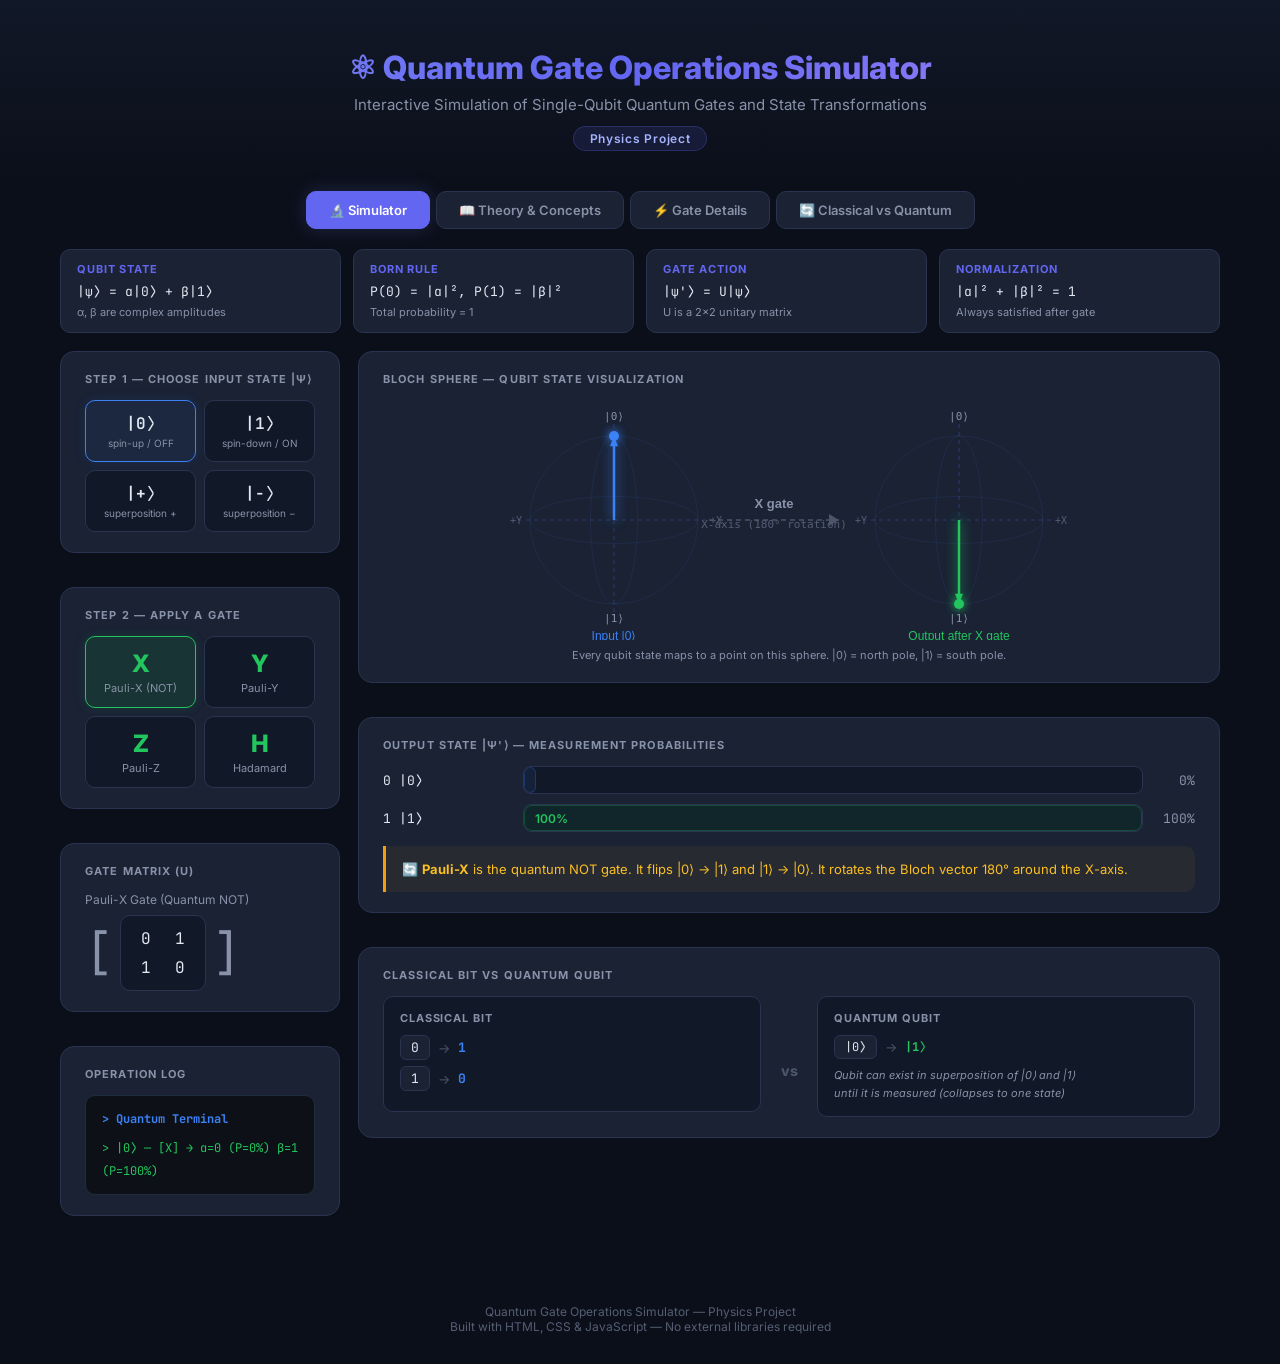
<file: index.html>
<!DOCTYPE html>
<html lang="en">
<head>
  <meta charset="UTF-8">
  <meta name="viewport" content="width=device-width, initial-scale=1.0">
  <title>Quantum Gate Operations Simulator — Physics Project</title>
  <meta name="description" content="Interactive simulation of single-qubit quantum gates including Pauli-X, Y, Z and Hadamard with Bloch sphere visualization">
  <link rel="stylesheet" href="styles.css">
</head>
<body>

<div class="hero">
  <h1>⚛ Quantum Gate Operations Simulator</h1>
  <p>Interactive Simulation of Single-Qubit Quantum Gates and State Transformations</p>
  <span class="badge">Physics Project</span>
</div>

<div class="tab-nav">
  <button class="tab-btn active" data-tab="tab-sim" onclick="switchTab('tab-sim')">🔬 Simulator</button>
  <button class="tab-btn" data-tab="tab-theory" onclick="switchTab('tab-theory')">📖 Theory &amp; Concepts</button>
  <button class="tab-btn" data-tab="tab-gates" onclick="switchTab('tab-gates')">⚡ Gate Details</button>
  <button class="tab-btn" data-tab="tab-compare" onclick="switchTab('tab-compare')">🔄 Classical vs Quantum</button>
</div>

<div class="tab-content active" id="tab-sim">

  <div class="formula-bar">
    <div class="formula-item"><div class="f-title">Qubit State</div><code>|ψ⟩ = α|0⟩ + β|1⟩</code><br><small>α, β are complex amplitudes</small></div>
    <div class="formula-item"><div class="f-title">Born Rule</div><code>P(0) = |α|², P(1) = |β|²</code><br><small>Total probability = 1</small></div>
    <div class="formula-item"><div class="f-title">Gate Action</div><code>|ψ'⟩ = U|ψ⟩</code><br><small>U is a 2×2 unitary matrix</small></div>
    <div class="formula-item"><div class="f-title">Normalization</div><code>|α|² + |β|² = 1</code><br><small>Always satisfied after gate</small></div>
  </div>

  <div class="sim-grid">
    <div class="left-panel">
      <div class="card">
        <div class="card-title">Step 1 — Choose Input State |ψ⟩</div>
        <div class="input-grid">
          <button class="input-btn active" id="in0" onclick="setInput(0)">|0⟩<small>spin-up / OFF</small></button>
          <button class="input-btn" id="in1" onclick="setInput(1)">|1⟩<small>spin-down / ON</small></button>
          <button class="input-btn" id="inp" onclick="setInput(2)">|+⟩<small>superposition +</small></button>
          <button class="input-btn" id="inm" onclick="setInput(3)">|−⟩<small>superposition −</small></button>
        </div>
      </div>
      <div class="card">
        <div class="card-title">Step 2 — Apply a Gate</div>
        <div class="gate-grid">
          <button class="gate-btn active" id="gX" onclick="selectGate('X')"><div class="gate-symbol">X</div><div class="gate-label">Pauli-X (NOT)</div></button>
          <button class="gate-btn" id="gY" onclick="selectGate('Y')"><div class="gate-symbol">Y</div><div class="gate-label">Pauli-Y</div></button>
          <button class="gate-btn" id="gZ" onclick="selectGate('Z')"><div class="gate-symbol">Z</div><div class="gate-label">Pauli-Z</div></button>
          <button class="gate-btn" id="gH" onclick="selectGate('H')"><div class="gate-symbol">H</div><div class="gate-label">Hadamard</div></button>
        </div>
      </div>
      <div class="card"><div class="card-title">Gate Matrix (U)</div><div id="matrix-display"></div></div>
      <div class="card"><div class="card-title">Operation Log</div><div id="step-log"><div class="log-title">> Quantum Terminal</div></div></div>
    </div>
    <div class="right-panel">
      <div class="card">
        <div class="card-title">Bloch Sphere — Qubit State Visualization</div>
        <canvas id="bloch" width="700" height="240"></canvas>
        <p style="font-size:11px;color:#8892a8;text-align:center;margin-top:8px">Every qubit state maps to a point on this sphere. |0⟩ = north pole, |1⟩ = south pole.</p>
      </div>
      <div class="card">
        <div class="card-title">Output State |ψ'⟩ — Measurement Probabilities</div>
        <div class="amp-rows" id="out-state"></div>
        <div style="margin-top:14px" id="info-text"></div>
      </div>
      <div class="card">
        <div class="card-title">Classical Bit vs Quantum Qubit</div>
        <div class="compare-grid" id="compare-grid"></div>
      </div>
    </div>
  </div>
</div>

<div class="tab-content" id="tab-theory">
  <div class="theory-grid">

    <div class="card theory-full">
      <div class="concept-heading"><span class="concept-number">1</span> What is a Qubit?</div>
      <div class="theory-text">
        <p>In classical computing, information is stored in <strong>bits</strong> — each bit is either 0 or 1, like a light switch that is either OFF or ON. There is nothing in between.</p>
        <br>
        <p>A <strong>quantum bit (qubit)</strong> is fundamentally different. It can exist in a <strong>superposition</strong> — a combination of both |0⟩ and |1⟩ simultaneously. Mathematically, we write the state of a qubit as:</p>
        <br>
        <div class="formula-highlight">|ψ⟩ = α|0⟩ + β|1⟩</div>
        <br>
        <p>Here, <strong>α</strong> and <strong>β</strong> are <strong>complex numbers</strong> called <strong>probability amplitudes</strong>. They tell us how much of each basis state is present in the qubit's current state. The key constraint is that the probabilities must always add up to 1:</p>
        <br>
        <div class="formula-highlight">|α|² + |β|² = 1</div>
        <br>
        <p>This is called the <strong>normalization condition</strong>. It guarantees that when we measure the qubit, we will always get some result — either |0⟩ or |1⟩.</p>
      </div>
    </div>

    <div class="card">
      <div class="concept-heading"><span class="concept-number">2</span> Measurement &amp; the Born Rule</div>
      <div class="theory-text">
        <p>While a qubit can exist in superposition, <strong>we can never directly observe the superposition</strong>. When we measure a qubit, it instantaneously "collapses" to either |0⟩ or |1⟩.</p>
        <br>
        <p>The <strong>Born Rule</strong> tells us the probability of each outcome:</p>
        <br>
        <div class="formula-highlight">P(0) = |α|²</div>
        <div class="formula-highlight">P(1) = |β|²</div>
        <br>
        <p><strong>Example:</strong> If a qubit is in state <code style="background:#1a2234;padding:2px 8px;border-radius:4px;font-family:JetBrains Mono,monospace">|ψ⟩ = (1/√2)|0⟩ + (1/√2)|1⟩</code>, then P(0) = |1/√2|² = 1/2 = 50%, and P(1) = 50%. This is the famous <strong>equal superposition</strong>.</p>
      </div>
    </div>

    <div class="card">
      <div class="concept-heading"><span class="concept-number">3</span> What are Quantum Gates?</div>
      <div class="theory-text">
        <p>Just as classical computers use <strong>logic gates</strong> (AND, OR, NOT) to manipulate bits, quantum computers use <strong>quantum gates</strong> to manipulate qubits.</p>
        <br>
        <p>Every single-qubit quantum gate is represented by a <strong>2×2 unitary matrix U</strong>. Applying a gate to a qubit means multiplying:</p>
        <br>
        <div class="formula-highlight">|ψ'⟩ = U × |ψ⟩</div>
        <br>
        <p>The matrix U must be <strong>unitary</strong> (U†U = I), which guarantees that probabilities are always preserved — they still sum to 1 after any gate operation.</p>
      </div>
    </div>

    <div class="card theory-full">
      <div class="concept-heading"><span class="concept-number">4</span> The Bloch Sphere</div>
      <div class="theory-text">
        <p>The <strong>Bloch Sphere</strong> is a geometric representation where every possible state of a single qubit maps to a unique point on the surface of a unit sphere.</p>
        <br>
        <p>The state |ψ⟩ = α|0⟩ + β|1⟩ can be parameterized by two angles (θ, φ):</p>
        <br>
        <div class="formula-highlight">α = cos(θ/2),  β = e^(iφ) sin(θ/2)</div>
        <br>
        <p>This gives us 3D Cartesian coordinates on the sphere:</p>
        <div class="formula-highlight">x = sin(θ)cos(φ),  y = sin(θ)sin(φ),  z = cos(θ)</div>
        <br>
        <p><strong>Key locations:</strong></p>
        <p>• <strong>North pole</strong> (0, 0, +1) = |0⟩ — the "zero" state</p>
        <p>• <strong>South pole</strong> (0, 0, −1) = |1⟩ — the "one" state</p>
        <p>• <strong>Equator</strong> = superposition states (50/50 measurement probability)</p>
        <p>• (+1, 0, 0) = |+⟩ state, (−1, 0, 0) = |−⟩ state</p>
        <br>
        <p>Every quantum gate corresponds to a <strong>rotation of the Bloch vector</strong>. For example, the Pauli-X gate rotates the vector 180° around the X-axis, which swaps the north and south poles (|0⟩ ↔ |1⟩).</p>
      </div>
    </div>

    <div class="card theory-full">
      <div class="concept-heading"><span class="concept-number">5</span> Superposition — The Core of Quantum Computing</div>
      <div class="theory-text">
        <p><strong>Superposition</strong> is the property that makes quantum computing fundamentally different from classical computing. While a classical bit can only be 0 OR 1 at any given time, a qubit in superposition is in <strong>both states simultaneously</strong>.</p>
        <br>
        <p>This is not just a "we don't know which one it is" situation (that would be classical probability). The qubit genuinely exists in a mathematical combination of both states until measured.</p>
        <br>
        <p>The <strong>Hadamard gate</strong> is the primary tool for creating superposition:</p>
        <div class="formula-highlight">H|0⟩ = (|0⟩ + |1⟩)/√2 = |+⟩</div>
        <div class="formula-highlight">H|1⟩ = (|0⟩ − |1⟩)/√2 = |−⟩</div>
        <br>
        <p>A key property: applying the Hadamard gate <strong>twice</strong> returns the qubit to its original state: <strong>H(H|ψ⟩) = |ψ⟩</strong>. You can verify this in the simulator!</p>
      </div>
    </div>
  </div>
</div>

<div class="tab-content" id="tab-gates">
  <div class="theory-grid">

    <div class="card gate-detail-card">
      <h3>⚡ Pauli-X Gate (Quantum NOT)</h3>
      <div class="theory-text">
        <p>The Pauli-X gate is the quantum equivalent of the classical NOT gate. It flips the qubit: |0⟩ becomes |1⟩ and |1⟩ becomes |0⟩.</p><br>
        <p><strong>Matrix representation:</strong></p>
        <div class="matrix-small">X = [ 0  1 ]<br>&nbsp;&nbsp;&nbsp;&nbsp;[ 1  0 ]</div>
        <p><strong>Bloch sphere:</strong> 180° rotation around the X-axis.</p>
        <div class="example-box">
          <strong>Step-by-step example:</strong> Apply X to |0⟩<br>
          <code>X|0⟩ = [0,1; 1,0] × [1; 0] = [0×1+1×0; 1×1+0×0] = [0; 1] = |1⟩</code><br><br>
          Apply X to |+⟩ = (|0⟩+|1⟩)/√2:<br>
          <code>X|+⟩ = [1/√2; 1/√2] → [1/√2; 1/√2] = |+⟩</code><br>
          The |+⟩ state is <strong>unchanged</strong> by X! It's an eigenstate of the X gate.
        </div>
      </div>
    </div>

    <div class="card gate-detail-card">
      <h3>⚡ Pauli-Y Gate</h3>
      <div class="theory-text">
        <p>The Pauli-Y gate combines a bit-flip AND a phase-flip. It has no classical equivalent because classical bits don't have a "phase".</p><br>
        <p><strong>Matrix representation:</strong></p>
        <div class="matrix-small">Y = [ 0  −i ]<br>&nbsp;&nbsp;&nbsp;&nbsp;[ i   0 ]</div>
        <p><strong>Bloch sphere:</strong> 180° rotation around the Y-axis.</p>
        <div class="example-box">
          <strong>Step-by-step example:</strong> Apply Y to |0⟩<br>
          <code>Y|0⟩ = [0,−i; i,0] × [1; 0] = [0; i] = i|1⟩</code><br><br>
          The result is |1⟩ multiplied by the imaginary unit <strong>i</strong>. This extra factor is a "global phase" — it doesn't affect measurement probabilities (P(1) = |i|² = 1), but it matters when combining with other qubits.
        </div>
      </div>
    </div>

    <div class="card gate-detail-card">
      <h3>⚡ Pauli-Z Gate (Phase Gate)</h3>
      <div class="theory-text">
        <p>The Pauli-Z gate leaves |0⟩ completely unchanged but flips the sign (phase) of |1⟩. Since classical bits have no concept of "phase", this gate has no classical equivalent.</p><br>
        <p><strong>Matrix representation:</strong></p>
        <div class="matrix-small">Z = [ 1   0 ]<br>&nbsp;&nbsp;&nbsp;&nbsp;[ 0  −1 ]</div>
        <p><strong>Bloch sphere:</strong> 180° rotation around the Z-axis.</p>
        <div class="example-box">
          <strong>Step-by-step example:</strong> Apply Z to |+⟩ = (|0⟩+|1⟩)/√2<br>
          <code>Z|+⟩ = [1,0; 0,−1] × [1/√2; 1/√2] = [1/√2; −1/√2] = |−⟩</code><br><br>
          The Z gate converted |+⟩ into |−⟩! Both have 50/50 measurement probability, but their <strong>phase</strong> is different. This matters in quantum algorithms.
        </div>
      </div>
    </div>

    <div class="card gate-detail-card">
      <h3>⚡ Hadamard Gate (Superposition Creator)</h3>
      <div class="theory-text">
        <p>The Hadamard gate is the most important gate in quantum computing. It creates equal superposition from basis states and is the foundation of quantum parallelism.</p><br>
        <p><strong>Matrix representation:</strong></p>
        <div class="matrix-small">H = (1/√2) × [ 1   1 ]<br>&nbsp;&nbsp;&nbsp;&nbsp;&nbsp;&nbsp;&nbsp;&nbsp;&nbsp;&nbsp;&nbsp;&nbsp;&nbsp;&nbsp;[ 1  −1 ]</div>
        <p><strong>Bloch sphere:</strong> 180° rotation around the X+Z axis (diagonal).</p>
        <div class="example-box">
          <strong>Step-by-step example:</strong> Apply H to |0⟩<br>
          <code>H|0⟩ = (1/√2)[1,1; 1,−1] × [1; 0]</code><br>
          <code>     = (1/√2)[1; 1] = (1/√2)|0⟩ + (1/√2)|1⟩ = |+⟩</code><br><br>
          <strong>Key property — H is self-inverse:</strong><br>
          <code>H(H|0⟩) = H|+⟩ = (1/√2)[1,1;1,−1] × [1/√2; 1/√2]</code><br>
          <code>        = (1/√2)[2/√2; 0] = [1; 0] = |0⟩ ✓</code><br>
          Applying H twice returns you to the original state!
        </div>
      </div>
    </div>

  </div>
</div>

<div class="tab-content" id="tab-compare">
  <div class="theory-grid">

    <div class="card theory-full">
      <div class="concept-heading"><span class="concept-number">⚖</span> Classical Bit vs Quantum Qubit — Complete Comparison</div>
      <div class="theory-text">
        <table style="width:100%;border-collapse:collapse;margin-top:12px;font-size:14px">
          <tr style="border-bottom:1px solid #2a3450">
            <th style="text-align:left;padding:10px;color:#a5b4fc">Property</th>
            <th style="text-align:left;padding:10px;color:#60a5fa">Classical Bit</th>
            <th style="text-align:left;padding:10px;color:#4ade80">Quantum Qubit</th>
          </tr>
          <tr style="border-bottom:1px solid #2a3450">
            <td style="padding:10px;color:#e2e8f0"><strong>Possible values</strong></td>
            <td style="padding:10px;color:#8892a8">Only 0 or 1</td>
            <td style="padding:10px;color:#8892a8">α|0⟩ + β|1⟩ (infinite possibilities)</td>
          </tr>
          <tr style="border-bottom:1px solid #2a3450">
            <td style="padding:10px;color:#e2e8f0"><strong>Superposition</strong></td>
            <td style="padding:10px;color:#8892a8">❌ Not possible</td>
            <td style="padding:10px;color:#8892a8">✅ Can be in both states simultaneously</td>
          </tr>
          <tr style="border-bottom:1px solid #2a3450">
            <td style="padding:10px;color:#e2e8f0"><strong>Measurement</strong></td>
            <td style="padding:10px;color:#8892a8">Always gives same value</td>
            <td style="padding:10px;color:#8892a8">Probabilistic — collapses to 0 or 1</td>
          </tr>
          <tr style="border-bottom:1px solid #2a3450">
            <td style="padding:10px;color:#e2e8f0"><strong>NOT operation</strong></td>
            <td style="padding:10px;color:#8892a8">0→1, 1→0 (deterministic)</td>
            <td style="padding:10px;color:#8892a8">X gate: flips + may create interference</td>
          </tr>
          <tr style="border-bottom:1px solid #2a3450">
            <td style="padding:10px;color:#e2e8f0"><strong>Phase</strong></td>
            <td style="padding:10px;color:#8892a8">❌ No concept of phase</td>
            <td style="padding:10px;color:#8892a8">✅ Phase carries quantum information</td>
          </tr>
          <tr style="border-bottom:1px solid #2a3450">
            <td style="padding:10px;color:#e2e8f0"><strong>Visualization</strong></td>
            <td style="padding:10px;color:#8892a8">Binary: just 0 or 1</td>
            <td style="padding:10px;color:#8892a8">Bloch sphere (full 3D surface)</td>
          </tr>
          <tr>
            <td style="padding:10px;color:#e2e8f0"><strong>Copying</strong></td>
            <td style="padding:10px;color:#8892a8">✅ Can freely copy</td>
            <td style="padding:10px;color:#8892a8">❌ No-cloning theorem prevents copying</td>
          </tr>
        </table>
      </div>
    </div>

    <div class="card">
      <div class="concept-heading"><span class="concept-number">1</span> The NOT Gate — Where Classical Meets Quantum</div>
      <div class="theory-text">
        <p>The <strong>Pauli-X gate</strong> is the ONLY quantum gate in our simulator that has a direct classical equivalent — the NOT gate.</p><br>
        <p><strong>Classical NOT:</strong> 0 → 1, 1 → 0. Always deterministic.</p><br>
        <p><strong>Quantum X gate:</strong> |0⟩ → |1⟩, |1⟩ → |0⟩. Same behavior on basis states! But when applied to a superposition like |+⟩, the quantum version reveals its richer behavior — phases and amplitudes get swapped in a way classical bits simply cannot do.</p>
      </div>
    </div>

    <div class="card">
      <div class="concept-heading"><span class="concept-number">2</span> Why Phase Matters (Z Gate)</div>
      <div class="theory-text">
        <p>The <strong>Z gate</strong> does nothing visible to a classical observer — if your qubit is in |0⟩, it stays |0⟩. If it's in |1⟩, it becomes −|1⟩, but P(1) = |−1|² = 1, so you still measure 1 with 100% probability.</p><br>
        <p>So why does phase matter? Because in quantum algorithms, qubits <strong>interfere</strong> with each other. A phase change can make two quantum paths <strong>cancel out</strong> (destructive interference) or <strong>amplify</strong> each other (constructive interference). This is the basis of quantum speedups.</p>
      </div>
    </div>

  </div>
</div>

<div style="text-align:center;padding:30px 20px;color:#555e74;font-size:12px">
  Quantum Gate Operations Simulator — Physics Project<br>
  Built with HTML, CSS &amp; JavaScript — No external libraries required
</div>

<script src="simulator.js"></script>
</body>
</html>
</file>
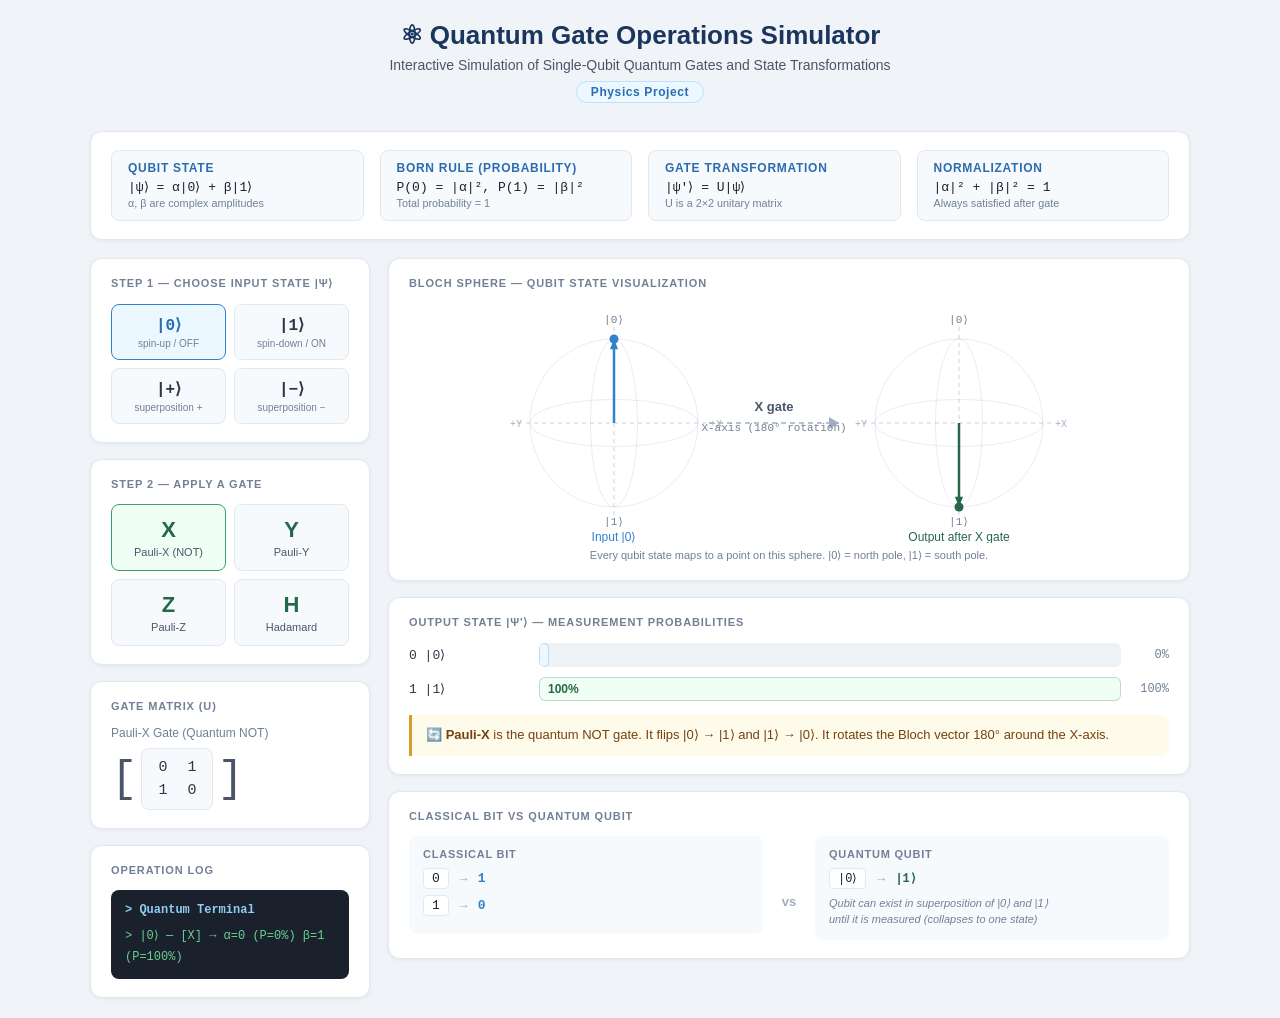
<file: phy.html>
<!DOCTYPE html>
<html lang="en">

<head>
    <meta charset="UTF-8" />
    <meta name="viewport" content="width=device-width, initial-scale=1.0" />
    <title>Quantum Gate Operations Simulator</title>


    <style>
        *,
        *::before,
        *::after {
            box-sizing: border-box;
            margin: 0;
            padding: 0;
        }

        body {
            font-family: 'Segoe UI', Arial, sans-serif;
            background: #f0f4f8;
            color: #1a202c;
            min-height: 100vh;
            padding: 20px;
        }

        header {
            text-align: center;
            margin-bottom: 28px;
        }

        header h1 {
            font-size: 26px;
            font-weight: 700;
            color: #1a365d;
            margin-bottom: 6px;
        }

        header p {
            font-size: 14px;
            color: #4a5568;
        }

        .badge {
            display: inline-block;
            background: #ebf8ff;
            color: #2b6cb0;
            border: 1px solid #bee3f8;
            border-radius: 20px;
            padding: 3px 14px;
            font-size: 12px;
            font-weight: 600;
            margin-top: 8px;
            letter-spacing: 0.05em;
        }

        .main-grid {
            display: grid;
            grid-template-columns: 280px 1fr;
            gap: 18px;
            max-width: 1100px;
            margin: 0 auto;
        }

        .card {
            background: #ffffff;
            border-radius: 12px;
            border: 1px solid #e2e8f0;
            padding: 18px 20px;
            box-shadow: 0 1px 4px rgba(0, 0, 0, 0.06);
        }

        .card-title {
            font-size: 11px;
            font-weight: 700;
            color: #718096;
            letter-spacing: 0.08em;
            text-transform: uppercase;
            margin-bottom: 14px;
        }

        .left-panel {
            display: flex;
            flex-direction: column;
            gap: 16px;
        }

        .input-grid {
            display: grid;
            grid-template-columns: 1fr 1fr;
            gap: 8px;
        }

        .input-btn {
            padding: 10px 6px;
            border: 1.5px solid #e2e8f0;
            border-radius: 8px;
            background: #f7fafc;
            cursor: pointer;
            text-align: center;
            font-size: 16px;
            font-family: 'Courier New', monospace;
            font-weight: 600;
            color: #2d3748;
            transition: all 0.15s;
        }

        .input-btn:hover {
            background: #ebf8ff;
            border-color: #90cdf4;
        }

        .input-btn.active {
            background: #ebf8ff;
            border-color: #3182ce;
            color: #2b6cb0;
        }

        .input-btn small {
            display: block;
            font-size: 10px;
            font-family: sans-serif;
            font-weight: 400;
            color: #718096;
            margin-top: 3px;
        }

        .gate-grid {
            display: grid;
            grid-template-columns: 1fr 1fr;
            gap: 8px;
        }

        .gate-btn {
            padding: 12px 8px;
            border: 1.5px solid #e2e8f0;
            border-radius: 8px;
            background: #f7fafc;
            cursor: pointer;
            text-align: center;
            transition: all 0.15s;
        }

        .gate-btn:hover {
            background: #f0fff4;
            border-color: #9ae6b4;
        }

        .gate-btn.active {
            background: #f0fff4;
            border-color: #38a169;
        }

        .gate-btn .gate-symbol {
            font-size: 22px;
            font-weight: 700;
            color: #276749;
        }

        .gate-btn .gate-label {
            font-size: 11px;
            color: #4a5568;
            margin-top: 3px;
        }

        .right-panel {
            display: flex;
            flex-direction: column;
            gap: 16px;
        }

        canvas#bloch {
            display: block;
            width: 100%;
            max-width: 700px;
            margin: 0 auto;
        }

        .amp-rows {
            display: flex;
            flex-direction: column;
            gap: 10px;
        }

        .amp-row {
            display: flex;
            align-items: center;
            gap: 10px;
        }

        .amp-label {
            font-family: 'Courier New', monospace;
            font-size: 13px;
            min-width: 120px;
            color: #2d3748;
        }

        .bar-wrap {
            flex: 1;
            height: 24px;
            background: #edf2f7;
            border-radius: 6px;
            overflow: hidden;
        }

        .bar-fill {
            height: 100%;
            border-radius: 6px;
            display: flex;
            align-items: center;
            padding-left: 8px;
            font-size: 12px;
            font-weight: 600;
            transition: width 0.4s ease;
            white-space: nowrap;
        }

        .amp-pct {
            font-size: 12px;
            font-family: monospace;
            min-width: 38px;
            text-align: right;
            color: #718096;
        }

        .matrix-block {
            display: flex;
            align-items: center;
            gap: 4px;
            font-family: 'Courier New', monospace;
            font-size: 15px;
        }

        .bracket {
            font-size: 44px;
            line-height: 1;
            color: #4a5568;
        }

        .matrix-inner {
            display: grid;
            grid-template-columns: 1fr 1fr;
            gap: 6px 20px;
            background: #f7fafc;
            border: 1px solid #e2e8f0;
            border-radius: 8px;
            padding: 10px 16px;
        }

        .m-cell {
            text-align: center;
            color: #2d3748;
        }

        .info-box {
            background: #fffbeb;
            border-left: 3px solid #d69e2e;
            border-radius: 0 8px 8px 0;
            padding: 10px 14px;
            font-size: 13px;
            line-height: 1.6;
            color: #744210;
        }

        .compare-grid {
            display: grid;
            grid-template-columns: 1fr 32px 1fr;
            gap: 10px;
            align-items: start;
        }

        .compare-col {
            background: #f7fafc;
            border-radius: 8px;
            padding: 12px 14px;
        }

        .compare-title {
            font-size: 11px;
            font-weight: 700;
            color: #718096;
            letter-spacing: 0.07em;
            text-transform: uppercase;
            margin-bottom: 8px;
        }

        .compare-vs {
            font-size: 13px;
            font-weight: 700;
            color: #a0aec0;
            display: flex;
            align-items: center;
            justify-content: center;
            height: 100%;
            padding-top: 28px;
        }

        .bit-row {
            display: flex;
            align-items: center;
            gap: 8px;
            margin-bottom: 6px;
            font-size: 13px;
        }

        .bit-in {
            background: white;
            border: 1px solid #e2e8f0;
            border-radius: 4px;
            padding: 2px 8px;
            font-family: monospace;
        }

        .bit-out {
            font-family: monospace;
            font-weight: 700;
        }

        .superposition-note {
            font-size: 11px;
            color: #718096;
            font-style: italic;
            margin-top: 6px;
            line-height: 1.5;
        }

        .formula-card {
            max-width: 1100px;
            margin: 0 auto 18px;
        }

        .formula-row {
            display: flex;
            gap: 16px;
            flex-wrap: wrap;
        }

        .formula-item {
            background: #f7fafc;
            border: 1px solid #e2e8f0;
            border-radius: 8px;
            padding: 10px 16px;
            font-size: 13px;
            flex: 1;
            min-width: 200px;
        }

        .formula-item .f-title {
            font-weight: 700;
            color: #2b6cb0;
            margin-bottom: 4px;
            font-size: 12px;
            text-transform: uppercase;
            letter-spacing: 0.06em;
        }

        .formula-item code {
            font-family: 'Courier New', monospace;
            font-size: 13px;
            color: #1a202c;
        }

        #step-log {
            max-height: 140px;
            overflow-y: auto;
            font-family: 'Courier New', monospace;
            font-size: 12px;
            background: #1a202c;
            color: #68d391;
            border-radius: 8px;
            padding: 10px 14px;
            line-height: 1.8;
        }

        #step-log .log-title {
            color: #90cdf4;
            font-weight: 700;
            margin-bottom: 4px;
        }

        @media (max-width: 720px) {
            .main-grid {
                grid-template-columns: 1fr;
            }
        }
    </style>
</head>

<body>

    <header>
        <h1>⚛ Quantum Gate Operations Simulator</h1>
        <p>Interactive Simulation of Single-Qubit Quantum Gates and State Transformations</p>
        <span class="badge">Physics Project</span>
    </header>

    <div class="card formula-card">
        <div class="formula-row">
            <div class="formula-item">
                <div class="f-title">Qubit state</div>
                <code>|ψ⟩ = α|0⟩ + β|1⟩</code><br>
                <small style="color:#718096">α, β are complex amplitudes</small>
            </div>
            <div class="formula-item">
                <div class="f-title">Born rule (probability)</div>
                <code>P(0) = |α|²,  P(1) = |β|²</code><br>
                <small style="color:#718096">Total probability = 1</small>
            </div>
            <div class="formula-item">
                <div class="f-title">Gate transformation</div>
                <code>|ψ'⟩ = U|ψ⟩</code><br>
                <small style="color:#718096">U is a 2×2 unitary matrix</small>
            </div>
            <div class="formula-item">
                <div class="f-title">Normalization</div>
                <code>|α|² + |β|² = 1</code><br>
                <small style="color:#718096">Always satisfied after gate</small>
            </div>
        </div>
    </div>

    <div class="main-grid">

        <div class="left-panel">

            <div class="card">
                <div class="card-title">Step 1 — Choose input state |ψ⟩</div>
                <div class="input-grid">
                    <button class="input-btn active" id="in0" onclick="setInput(0)">
                        |0⟩ <small>spin-up / OFF</small>
                    </button>
                    <button class="input-btn" id="in1" onclick="setInput(1)">
                        |1⟩ <small>spin-down / ON</small>
                    </button>
                    <button class="input-btn" id="inp" onclick="setInput(2)">
                        |+⟩ <small>superposition +</small>
                    </button>
                    <button class="input-btn" id="inm" onclick="setInput(3)">
                        |−⟩ <small>superposition −</small>
                    </button>
                </div>
            </div>

            <div class="card">
                <div class="card-title">Step 2 — Apply a gate</div>
                <div class="gate-grid">
                    <button class="gate-btn active" id="gX" onclick="selectGate('X')">
                        <div class="gate-symbol">X</div>
                        <div class="gate-label">Pauli-X (NOT)</div>
                    </button>
                    <button class="gate-btn" id="gY" onclick="selectGate('Y')">
                        <div class="gate-symbol">Y</div>
                        <div class="gate-label">Pauli-Y</div>
                    </button>
                    <button class="gate-btn" id="gZ" onclick="selectGate('Z')">
                        <div class="gate-symbol">Z</div>
                        <div class="gate-label">Pauli-Z</div>
                    </button>
                    <button class="gate-btn" id="gH" onclick="selectGate('H')">
                        <div class="gate-symbol">H</div>
                        <div class="gate-label">Hadamard</div>
                    </button>
                </div>
            </div>

            <div class="card">
                <div class="card-title">Gate matrix (U)</div>
                <div id="matrix-display"></div>
            </div>

            <div class="card">
                <div class="card-title">Operation log</div>
                <div id="step-log">
                    <div class="log-title">> Quantum Terminal</div>
                </div>
            </div>

        </div>

        <div class="right-panel">

            <div class="card">
                <div class="card-title">Bloch sphere — qubit state visualization</div>
                <canvas id="bloch" width="700" height="240"></canvas>
                <p style="font-size:11px;color:#718096;text-align:center;margin-top:6px">
                    Every qubit state maps to a point on this sphere. |0⟩ = north pole, |1⟩ = south pole.
                </p>
            </div>

            <div class="card">
                <div class="card-title">Output state |ψ'⟩ — measurement probabilities</div>
                <div class="amp-rows" id="out-state"></div>
                <div style="margin-top:14px" id="info-text"></div>
            </div>

            <div class="card">
                <div class="card-title">Classical bit vs quantum qubit</div>
                <div class="compare-grid" id="compare-grid"></div>
            </div>

        </div>
    </div>


    <script>


        function cx(re, im = 0) { return { re, im }; }

        function abs2(z) { return z.re * z.re + z.im * z.im; }

        function fmtC(z) {
            const eps = 1e-9;
            const r = Math.abs(z.re) < eps ? 0 : z.re;
            const im = Math.abs(z.im) < eps ? 0 : z.im;
            const f = v => {
                if (Math.abs(v) < eps) return null;
                if (Math.abs(Math.abs(v) - 1) < eps) return v < 0 ? '−1' : '1';
                if (Math.abs(Math.abs(v) - 1 / Math.SQRT2) < eps) return v < 0 ? '−1/√2' : '1/√2';
                return v.toFixed(2);
            };
            const rs = f(r), is = f(im);
            if (!rs && !is) return '0';
            if (!rs) return (im > 0 ? '' : '') + is + 'i';
            if (!is) return rs;
            return rs + (im > 0 ? '+' : '') + is + 'i';
        }

        function pct(z) { return Math.round(abs2(z) * 100); }



        const GATES = {

            X: {
                name: 'Pauli-X Gate (Quantum NOT)',
                matrix: [['0', '1'], ['1', '0']],
                apply: ([a, b]) => [b, a],
                info: '🔄 <strong>Pauli-X</strong> is the quantum NOT gate. It flips |0⟩ → |1⟩ and |1⟩ → |0⟩. It rotates the Bloch vector 180° around the X-axis.',
                blochAxis: 'X-axis (180° rotation)',
                classical: { desc: 'Direct equivalent: classical NOT gate', rows: [['0', '1'], ['1', '0']] }
            },

            Y: {
                name: 'Pauli-Y Gate',
                matrix: [['0', '−i'], ['i', '0']],
                apply: ([a, b]) => [
                    cx(-b.im, b.re),
                    cx(a.im, -a.re)
                ],
                info: '🔁 <strong>Pauli-Y</strong> combines a bit-flip AND a phase-flip. No classical equivalent. Rotates the Bloch vector 180° around the Y-axis.',
                blochAxis: 'Y-axis (180° rotation)',
                classical: { desc: 'No classical analog (phase + bit flip)', rows: null }
            },

            Z: {
                name: 'Pauli-Z Gate (Phase Gate)',
                matrix: [['1', '0'], ['0', '−1']],
                apply: ([a, b]) => [a, cx(-b.re, -b.im)],
                info: '🌀 <strong>Pauli-Z</strong> leaves |0⟩ unchanged but maps |1⟩ → −|1⟩. This phase flip has no classical equivalent. It rotates the Bloch vector 180° around the Z-axis.',
                blochAxis: 'Z-axis (180° rotation)',
                classical: { desc: 'No classical equivalent (phase operation only)', rows: null }
            },

            H: {
                name: 'Hadamard Gate (Superposition)',
                matrix: [['1/√2', '1/√2'], ['1/√2', '−1/√2']],
                apply: ([a, b]) => [
                    cx((a.re + b.re) / Math.SQRT2, (a.im + b.im) / Math.SQRT2),
                    cx((a.re - b.re) / Math.SQRT2, (a.im - b.im) / Math.SQRT2)
                ],
                info: '✨ <strong>Hadamard</strong> creates superposition: |0⟩ → |+⟩ and |1⟩ → |−⟩. Applying H twice returns to the original state. It is the key gate for quantum parallelism.',
                blochAxis: 'X+Z axis (180° rotation)',
                classical: { desc: 'No classical equivalent (creates quantum superposition!)', rows: null }
            }
        };



        const INPUTS = [
            [cx(1), cx(0)],
            [cx(0), cx(1)],
            [cx(1 / Math.SQRT2), cx(1 / Math.SQRT2)],
            [cx(1 / Math.SQRT2), cx(-1 / Math.SQRT2)]
        ];
        const INPUT_LABELS = ['|0⟩', '|1⟩', '|+⟩', '|−⟩'];
        const INPUT_IDS = ['in0', 'in1', 'inp', 'inm'];

        let currentGate = 'X';
        let currentInput = 0;
        let logLines = [];



        function setInput(i) {
            currentInput = i;
            INPUT_IDS.forEach((id, j) =>
                document.getElementById(id).classList.toggle('active', j === i)
            );
            render();
        }

        function selectGate(g) {
            currentGate = g;
            ['X', 'Y', 'Z', 'H'].forEach(k =>
                document.getElementById('g' + k).classList.toggle('active', k === g)
            );
            render();
        }



        function getBlochVector(state) {
            const [a, b] = state;
            const p0 = abs2(a), p1 = abs2(b);
            const theta = 2 * Math.atan2(Math.sqrt(p1), Math.sqrt(p0));
            let phi = 0;
            if (p0 > 1e-9 && p1 > 1e-9) {
                phi = Math.atan2(b.im, b.re) - Math.atan2(a.im, a.re);
            } else if (p1 > 1e-9) {
                phi = Math.atan2(b.im, b.re);
            }
            return {
                x: Math.sin(theta) * Math.cos(phi),
                y: Math.sin(theta) * Math.sin(phi),
                z: Math.cos(theta)
            };
        }

        function drawSphere(ctx, cx_px, cy_px, r, state, label, color) {
            ctx.strokeStyle = 'rgba(100,120,160,0.18)';
            ctx.lineWidth = 0.8;

            ctx.beginPath();
            ctx.arc(cx_px, cy_px, r, 0, 2 * Math.PI);
            ctx.stroke();

            ctx.beginPath();
            ctx.ellipse(cx_px, cy_px, r, r * 0.28, 0, 0, 2 * Math.PI);
            ctx.stroke();

            ctx.beginPath();
            ctx.ellipse(cx_px, cy_px, r * 0.28, r, 0, 0, 2 * Math.PI);
            ctx.stroke();

            ctx.strokeStyle = 'rgba(100,120,160,0.35)';
            ctx.lineWidth = 1;
            ctx.setLineDash([4, 4]);

            ctx.beginPath(); ctx.moveTo(cx_px, cy_px - r - 12); ctx.lineTo(cx_px, cy_px + r + 8); ctx.stroke();
            ctx.beginPath(); ctx.moveTo(cx_px - r - 12, cy_px); ctx.lineTo(cx_px + r + 8, cy_px); ctx.stroke();

            ctx.setLineDash([]);

            ctx.fillStyle = '#718096';
            ctx.font = '11px Courier New, monospace';
            ctx.textAlign = 'center';
            ctx.fillText('|0⟩', cx_px, cy_px - r - 16);
            ctx.fillText('|1⟩', cx_px, cy_px + r + 18);
            ctx.fillStyle = '#a0aec0';
            ctx.font = '10px Courier New, monospace';
            ctx.fillText('+X', cx_px + r + 18, cy_px + 4);
            ctx.fillText('+Y', cx_px - r - 14, cy_px + 4);

            const v = getBlochVector(state);

            const sx = cx_px + v.x * r;
            const sy = cy_px - v.z * r + v.y * r * 0.18;

            ctx.strokeStyle = color;
            ctx.lineWidth = 2.5;
            ctx.beginPath();
            ctx.moveTo(cx_px, cy_px);
            ctx.lineTo(sx, sy);
            ctx.stroke();

            const angle = Math.atan2(sy - cy_px, sx - cx_px);
            ctx.beginPath();
            ctx.moveTo(sx, sy);
            ctx.lineTo(sx - 11 * Math.cos(angle - 0.38), sy - 11 * Math.sin(angle - 0.38));
            ctx.lineTo(sx - 11 * Math.cos(angle + 0.38), sy - 11 * Math.sin(angle + 0.38));
            ctx.closePath();
            ctx.fillStyle = color;
            ctx.fill();

            ctx.beginPath();
            ctx.arc(sx, sy, 4.5, 0, 2 * Math.PI);
            ctx.fillStyle = color;
            ctx.fill();

            ctx.fillStyle = color;
            ctx.font = '500 12px Segoe UI, Arial, sans-serif';
            ctx.textAlign = 'center';
            ctx.fillText(label, cx_px, cy_px + r + 34);
        }

        function drawBloch(inputState, outputState) {
            const canvas = document.getElementById('bloch');
            const W = canvas.width, H = canvas.height;
            const ctx = canvas.getContext('2d');
            ctx.clearRect(0, 0, W, H);

            const r = 84;

            drawSphere(ctx, 175, H / 2, r, inputState, 'Input ' + INPUT_LABELS[currentInput], '#3182ce');

            drawSphere(ctx, 520, H / 2, r, outputState, 'Output after ' + currentGate + ' gate', '#276749');

            ctx.strokeStyle = '#a0aec0';
            ctx.lineWidth = 1.5;
            ctx.setLineDash([5, 4]);
            ctx.beginPath();
            ctx.moveTo(270, H / 2);
            ctx.lineTo(400, H / 2);
            ctx.stroke();
            ctx.setLineDash([]);

            ctx.beginPath();
            ctx.moveTo(400, H / 2);
            ctx.lineTo(390, H / 2 - 6);
            ctx.lineTo(390, H / 2 + 6);
            ctx.closePath();
            ctx.fillStyle = '#a0aec0';
            ctx.fill();

            ctx.fillStyle = '#4a5568';
            ctx.font = '600 13px Segoe UI, Arial, sans-serif';
            ctx.textAlign = 'center';
            ctx.fillText(currentGate + ' gate', 335, H / 2 - 12);
            ctx.font = '11px Courier New, monospace';
            ctx.fillStyle = '#718096';
            ctx.fillText(GATES[currentGate].blochAxis, 335, H / 2 + 8);
        }



        function fmtStateLabel(state) {
            const eps = 1e-6;
            const [a, b] = state;
            const p0 = abs2(a), p1 = abs2(b);

            if (p0 > 1 - eps) return '|0⟩';
            if (p1 > 1 - eps) return '|1⟩';

            if (Math.abs(p0 - 0.5) < 0.01 && Math.abs(p1 - 0.5) < 0.01) {
                if (b.re > 0 && Math.abs(b.im) < eps && a.re > 0) return '|+⟩  (superposition)';
                if (b.re < 0 && Math.abs(b.im) < eps && a.re > 0) return '|−⟩  (superposition)';
            }
            return fmtC(a) + '|0⟩ + ' + fmtC(b) + '|1⟩';
        }



        function render() {
            const gate = GATES[currentGate];
            const inState = INPUTS[currentInput];
            const outState = gate.apply(inState);

            const colors = ['#3182ce', '#276749'];
            const bgcols = ['#ebf8ff', '#f0fff4'];
            const names = ['|0⟩', '|1⟩'];

            document.getElementById('out-state').innerHTML = outState.map((amp, i) => {
                const p = pct(amp);
                const lbl = fmtC(amp) + '  ' + names[i];
                return `
        <div class="amp-row">
          <span class="amp-label">${lbl}</span>
          <div class="bar-wrap">
            <div class="bar-fill"
                 style="width:${p}%;background:${bgcols[i]};border:1px solid ${colors[i]}40;color:${colors[i]}">
              ${p > 10 ? p + '%' : ''}
            </div>
          </div>
          <span class="amp-pct">${p}%</span>
        </div>`;
            }).join('');

            document.getElementById('info-text').innerHTML =
                `<div class="info-box">${gate.info}</div>`;

            const m = gate.matrix;
            document.getElementById('matrix-display').innerHTML = `
      <div style="font-size:12px;color:#718096;margin-bottom:8px">${gate.name}</div>
      <div class="matrix-block">
        <span class="bracket">[</span>
        <div class="matrix-inner">
          <div class="m-cell">${m[0][0]}</div>
          <div class="m-cell">${m[0][1]}</div>
          <div class="m-cell">${m[1][0]}</div>
          <div class="m-cell">${m[1][1]}</div>
        </div>
        <span class="bracket">]</span>
      </div>`;

            const cl = gate.classical;
            const classicalHTML = cl.rows
                ? cl.rows.map(([inp, out]) =>
                    `<div class="bit-row">
            <span class="bit-in">${inp}</span>
            <span style="color:#a0aec0">→</span>
            <span class="bit-out" style="color:#3182ce">${out}</span>
          </div>`).join('')
                : `<div style="font-size:12px;color:#718096;font-style:italic;line-height:1.6">${cl.desc}</div>`;

            const quantumHTML = `
      <div class="bit-row">
        <span class="bit-in" style="font-size:12px">${INPUT_LABELS[currentInput]}</span>
        <span style="color:#a0aec0">→</span>
        <span class="bit-out" style="color:#276749;font-size:12px">${fmtStateLabel(outState)}</span>
      </div>
      <div class="superposition-note">
        Qubit can exist in superposition of |0⟩ and |1⟩<br>
        until it is measured (collapses to one state)
      </div>`;

            document.getElementById('compare-grid').innerHTML = `
      <div class="compare-col">
        <div class="compare-title">Classical bit</div>
        ${classicalHTML}
      </div>
      <div class="compare-vs">vs</div>
      <div class="compare-col">
        <div class="compare-title">Quantum qubit</div>
        ${quantumHTML}
      </div>`;

            drawBloch(inState, outState);

            const [a, b] = outState;
            const logEntry =
                `> ${INPUT_LABELS[currentInput]} — [${currentGate}] → ` +
                `α=${fmtC(a)} (P=${pct(a)}%)  β=${fmtC(b)} (P=${pct(b)}%)`;

            logLines.push(logEntry);
            if (logLines.length > 20) logLines.shift();

            const logEl = document.getElementById('step-log');
            logEl.innerHTML = `<div class="log-title">> Quantum Terminal</div>` +
                logLines.map(l => `<div>${l}</div>`).join('');
            logEl.scrollTop = logEl.scrollHeight;
        }


        render();

    </script>

</body>

</html>
</file>
<file: styles.css>
@import url('https://fonts.googleapis.com/css2?family=Inter:wght@300;400;500;600;700;800&family=JetBrains+Mono:wght@400;500;600&display=swap');

*,*::before,*::after{box-sizing:border-box;margin:0;padding:0}

:root{
  --bg:#0b0f1a;--surface:#111827;--card:#1a2234;--card-border:#2a3450;
  --text:#e2e8f0;--text-dim:#8892a8;--accent:#6366f1;--accent-glow:#818cf830;
  --green:#22c55e;--blue:#3b82f6;--purple:#a855f7;--amber:#f59e0b;--red:#ef4444;
  --radius:14px;
}

html{scroll-behavior:smooth}
body{font-family:'Inter',sans-serif;background:var(--bg);color:var(--text);min-height:100vh;padding:0}

.hero{text-align:center;padding:48px 20px 32px;background:linear-gradient(180deg,#111827 0%,var(--bg) 100%)}
.hero h1{font-size:32px;font-weight:800;background:linear-gradient(135deg,#818cf8,#6366f1,#a78bfa);-webkit-background-clip:text;-webkit-text-fill-color:transparent;margin-bottom:8px}
.hero p{font-size:15px;color:var(--text-dim);max-width:600px;margin:0 auto}
.badge{display:inline-block;background:#6366f120;color:#a5b4fc;border:1px solid #6366f140;border-radius:20px;padding:4px 16px;font-size:12px;font-weight:600;margin-top:12px;letter-spacing:.06em}

.tab-nav{display:flex;justify-content:center;gap:6px;padding:8px 20px 20px;flex-wrap:wrap}
.tab-btn{padding:10px 22px;border:1px solid var(--card-border);border-radius:10px;background:var(--card);color:var(--text-dim);cursor:pointer;font-size:13px;font-weight:600;font-family:'Inter',sans-serif;transition:all .2s}
.tab-btn:hover{border-color:var(--accent);color:var(--text)}
.tab-btn.active{background:var(--accent);color:#fff;border-color:var(--accent);box-shadow:0 0 20px var(--accent-glow)}
.tab-content{display:none;max-width:1200px;margin:0 auto;padding:0 20px 40px}
.tab-content.active{display:block}

.card{background:var(--card);border:1px solid var(--card-border);border-radius:var(--radius);padding:20px 24px;margin-bottom:18px;transition:border-color .2s}
.card:hover{border-color:#3d4a6a}
.card-title{font-size:11px;font-weight:700;color:var(--text-dim);letter-spacing:.1em;text-transform:uppercase;margin-bottom:14px}

.sim-grid{display:grid;grid-template-columns:280px 1fr;gap:18px}
.left-panel,.right-panel{display:flex;flex-direction:column;gap:16px}

.input-grid,.gate-grid{display:grid;grid-template-columns:1fr 1fr;gap:8px}
.input-btn,.gate-btn{padding:12px 8px;border:1.5px solid var(--card-border);border-radius:10px;background:var(--surface);cursor:pointer;text-align:center;transition:all .2s;font-family:'Inter',sans-serif}
.input-btn{font-family:'JetBrains Mono',monospace;font-size:16px;font-weight:600;color:var(--text)}
.input-btn small{display:block;font-size:10px;font-family:'Inter',sans-serif;font-weight:400;color:var(--text-dim);margin-top:3px}
.input-btn:hover{border-color:var(--blue);background:#1e3a5f30}
.input-btn.active{border-color:var(--blue);background:#1e3a5f40;box-shadow:0 0 12px #3b82f620}
.gate-btn:hover{border-color:var(--green);background:#15803d20}
.gate-btn.active{border-color:var(--green);background:#15803d30;box-shadow:0 0 12px #22c55e20}
.gate-btn .gate-symbol{font-size:24px;font-weight:800;color:var(--green)}
.gate-btn .gate-label{font-size:11px;color:var(--text-dim);margin-top:3px}

canvas#bloch{display:block;width:100%;max-width:700px;margin:0 auto}

.amp-rows{display:flex;flex-direction:column;gap:10px}
.amp-row{display:flex;align-items:center;gap:10px}
.amp-label{font-family:'JetBrains Mono',monospace;font-size:13px;min-width:130px;color:var(--text)}
.bar-wrap{flex:1;height:28px;background:var(--surface);border-radius:8px;overflow:hidden;border:1px solid var(--card-border)}
.bar-fill{height:100%;border-radius:8px;display:flex;align-items:center;padding-left:10px;font-size:12px;font-weight:600;transition:width .5s cubic-bezier(.4,0,.2,1);white-space:nowrap}
.amp-pct{font-size:13px;font-family:'JetBrains Mono',monospace;min-width:42px;text-align:right;color:var(--text-dim)}

.matrix-block{display:flex;align-items:center;gap:6px;font-family:'JetBrains Mono',monospace;font-size:16px}
.bracket{font-size:48px;line-height:1;color:var(--text-dim)}
.matrix-inner{display:grid;grid-template-columns:1fr 1fr;gap:8px 24px;background:var(--surface);border:1px solid var(--card-border);border-radius:10px;padding:12px 20px}
.m-cell{text-align:center;color:var(--text)}

.info-box{background:#f59e0b10;border-left:3px solid var(--amber);border-radius:0 10px 10px 0;padding:12px 16px;font-size:13px;line-height:1.7;color:#fbbf24}

.compare-grid{display:grid;grid-template-columns:1fr 36px 1fr;gap:10px;align-items:start}
.compare-col{background:var(--surface);border-radius:10px;padding:14px 16px;border:1px solid var(--card-border)}
.compare-title{font-size:11px;font-weight:700;color:var(--text-dim);letter-spacing:.08em;text-transform:uppercase;margin-bottom:10px}
.compare-vs{font-size:14px;font-weight:800;color:#4a5568;display:flex;align-items:center;justify-content:center;height:100%;padding-top:28px}
.bit-row{display:flex;align-items:center;gap:8px;margin-bottom:6px;font-size:13px}
.bit-in{background:var(--card);border:1px solid var(--card-border);border-radius:6px;padding:3px 10px;font-family:'JetBrains Mono',monospace;color:var(--text)}
.bit-out{font-family:'JetBrains Mono',monospace;font-weight:700}
.superposition-note{font-size:11px;color:var(--text-dim);font-style:italic;margin-top:8px;line-height:1.6}

#step-log{max-height:150px;overflow-y:auto;font-family:'JetBrains Mono',monospace;font-size:12px;background:#0d1117;color:var(--green);border-radius:10px;padding:12px 16px;line-height:1.9;border:1px solid #1e2d3d}
#step-log .log-title{color:var(--blue);font-weight:700;margin-bottom:6px}

.theory-grid{display:grid;grid-template-columns:1fr 1fr;gap:18px}
.theory-full{grid-column:1/-1}
.concept-number{display:inline-flex;align-items:center;justify-content:center;width:28px;height:28px;background:var(--accent);color:#fff;border-radius:50%;font-size:13px;font-weight:700;margin-right:10px;flex-shrink:0}
.concept-heading{display:flex;align-items:center;font-size:16px;font-weight:700;color:var(--text);margin-bottom:12px}
.theory-text{font-size:14px;line-height:1.8;color:var(--text-dim)}
.theory-text strong{color:var(--text)}
.formula-highlight{display:inline-block;background:var(--surface);border:1px solid var(--card-border);border-radius:8px;padding:4px 14px;font-family:'JetBrains Mono',monospace;font-size:14px;color:var(--accent);margin:6px 0}
.gate-detail-card{border-left:3px solid var(--green)}
.gate-detail-card h3{font-size:15px;font-weight:700;color:var(--green);margin-bottom:8px}
.gate-detail-card .matrix-small{font-family:'JetBrains Mono',monospace;font-size:13px;color:var(--text);background:var(--surface);display:inline-block;padding:6px 14px;border-radius:8px;margin:6px 0;border:1px solid var(--card-border)}
.example-box{background:#22c55e10;border:1px solid #22c55e30;border-radius:10px;padding:12px 16px;margin-top:10px;font-size:13px;color:#4ade80;line-height:1.7}
.example-box code{font-family:'JetBrains Mono',monospace;background:var(--surface);padding:2px 6px;border-radius:4px}

.formula-bar{display:grid;grid-template-columns:repeat(auto-fit,minmax(220px,1fr));gap:12px;margin-bottom:18px}
.formula-item{background:var(--card);border:1px solid var(--card-border);border-radius:10px;padding:12px 16px}
.formula-item .f-title{font-weight:700;color:var(--accent);margin-bottom:4px;font-size:11px;text-transform:uppercase;letter-spacing:.08em}
.formula-item code{font-family:'JetBrains Mono',monospace;font-size:13px;color:var(--text)}
.formula-item small{color:var(--text-dim);font-size:11px}

@media(max-width:768px){
  .sim-grid,.theory-grid{grid-template-columns:1fr}
  .theory-full{grid-column:1}
  .hero h1{font-size:24px}
}
</file>
